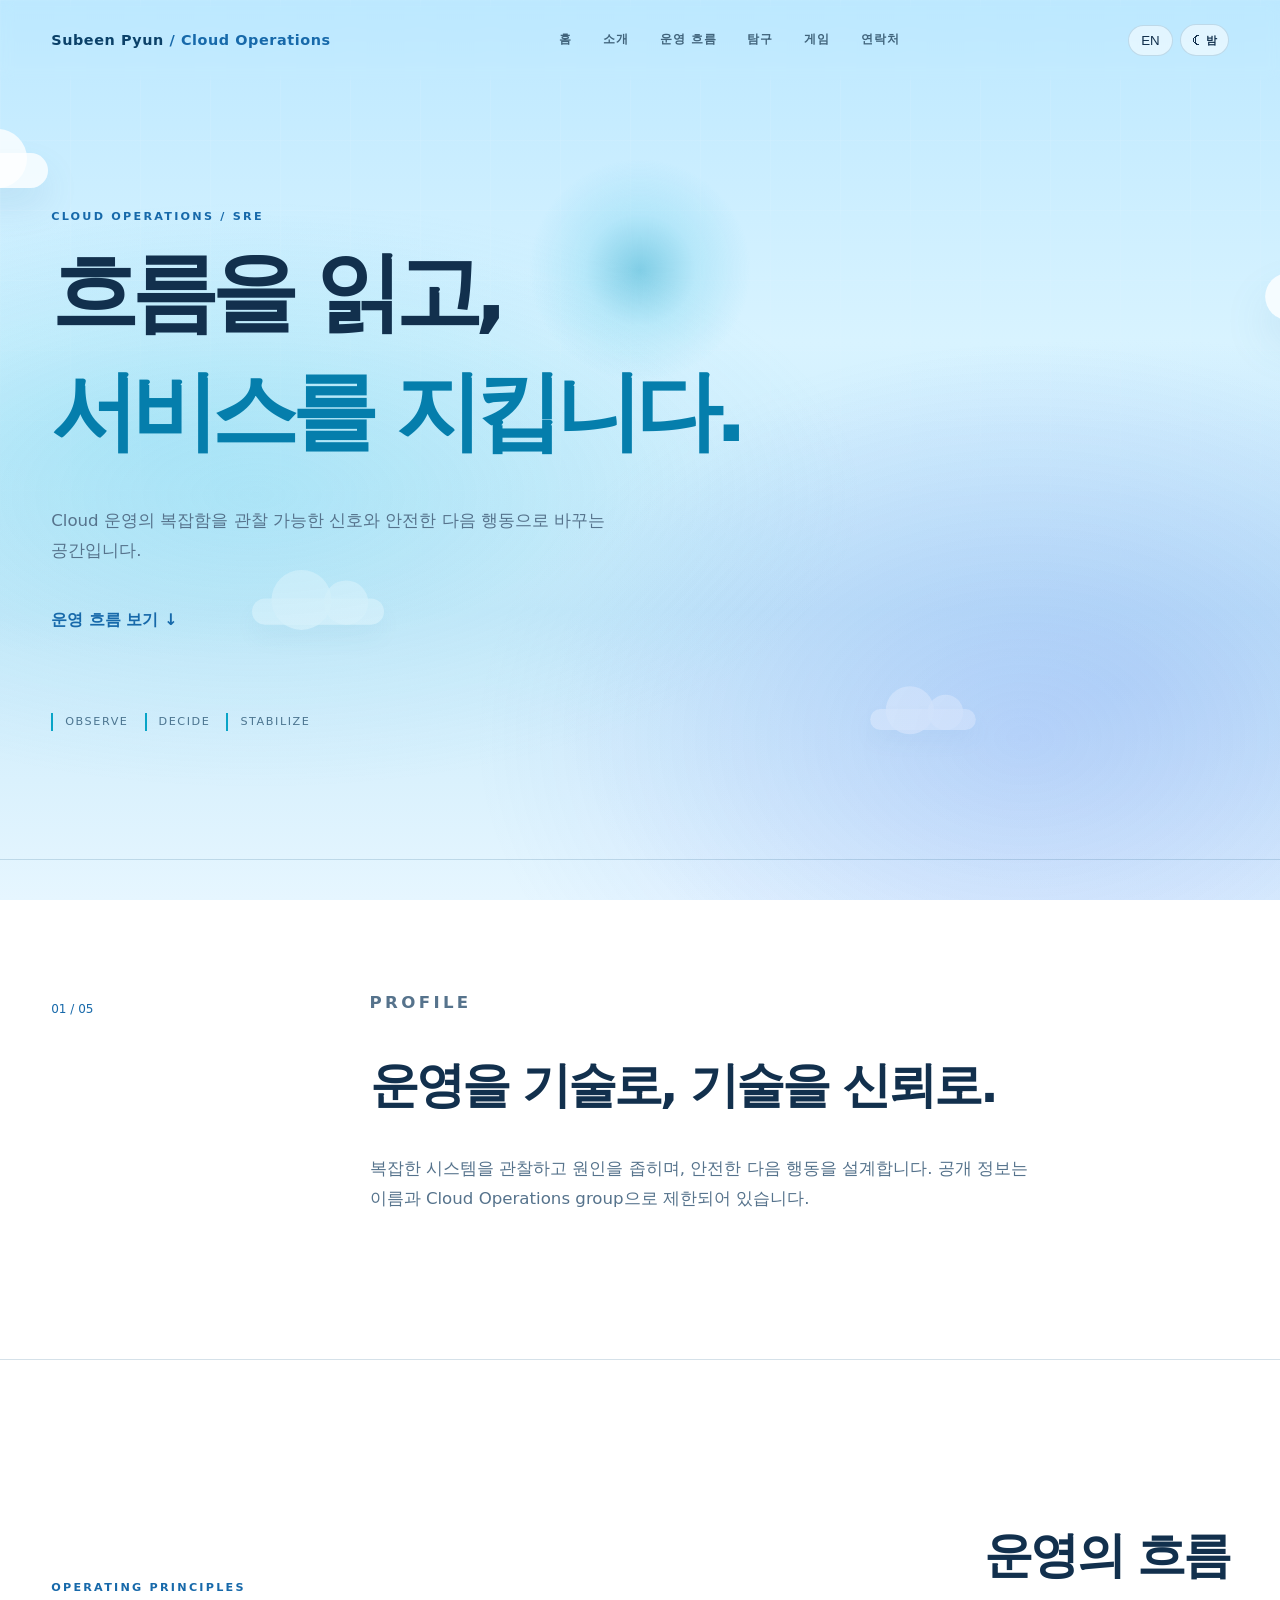
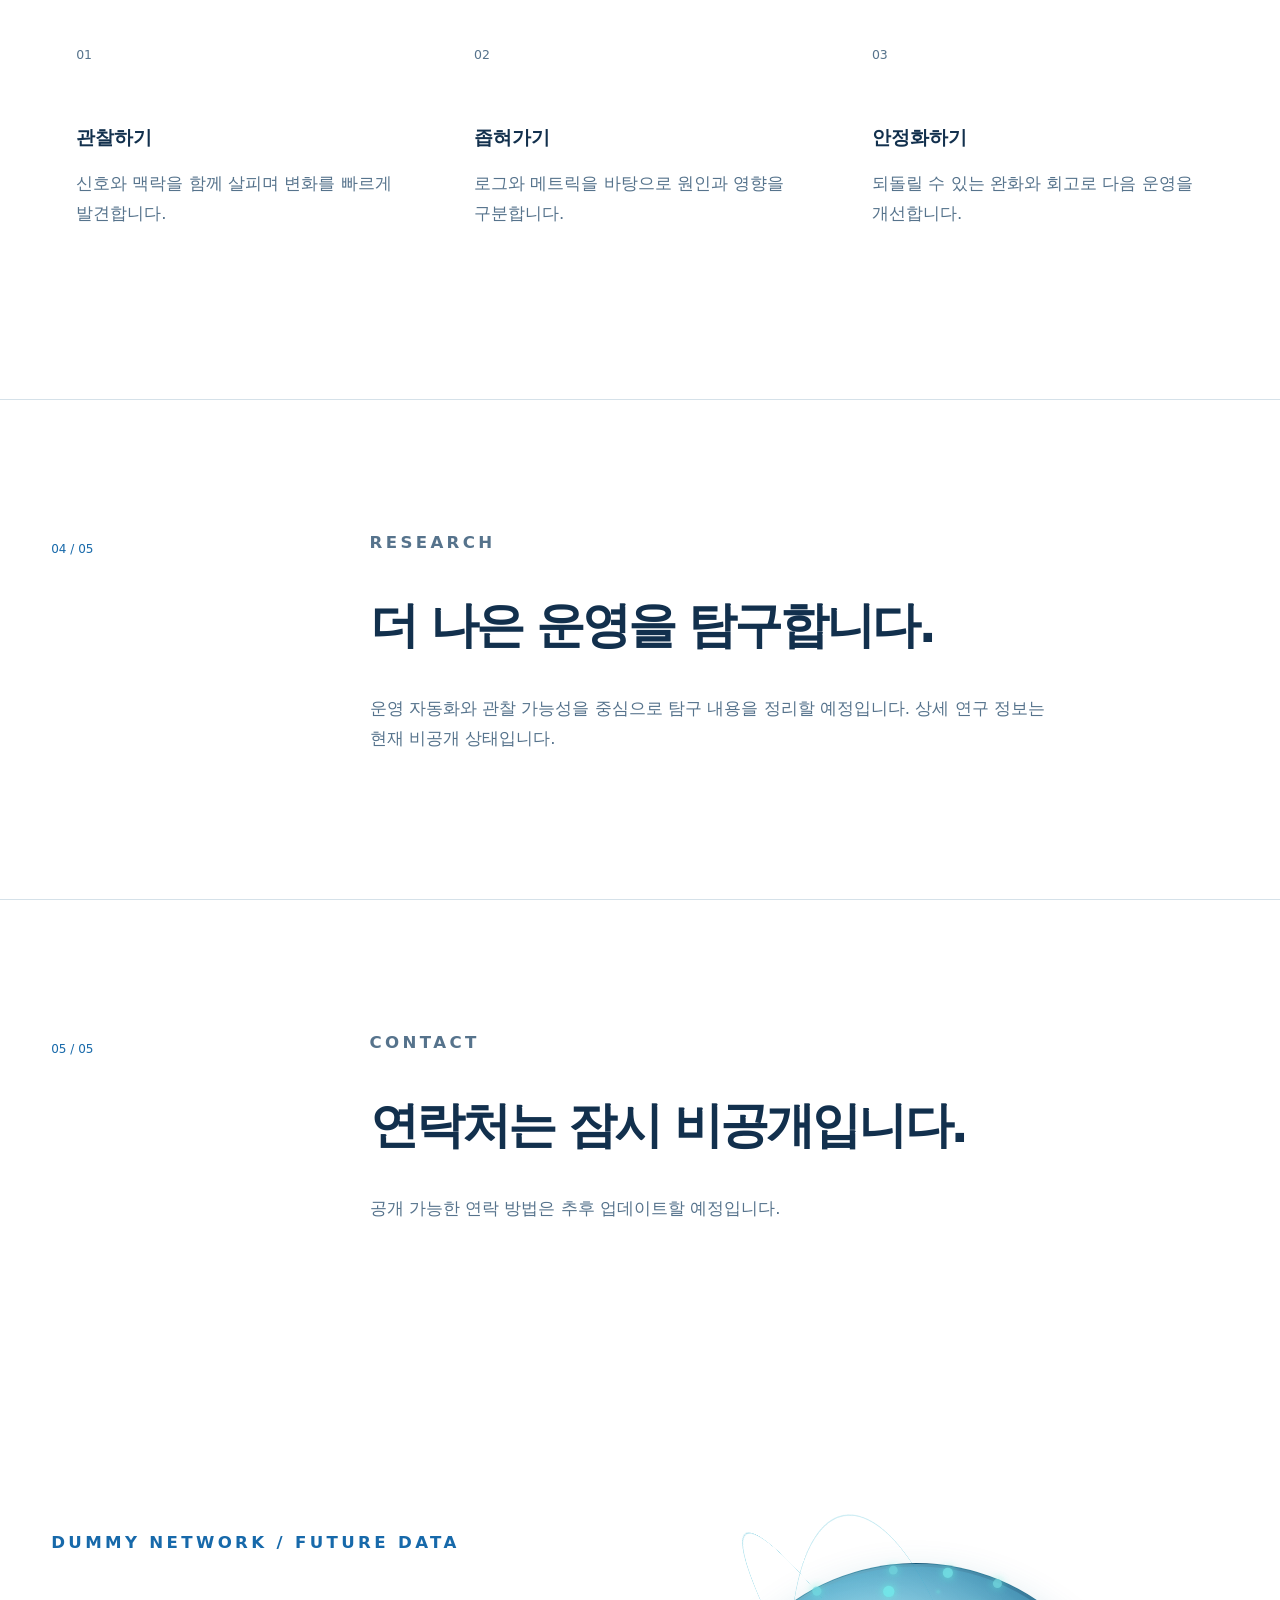
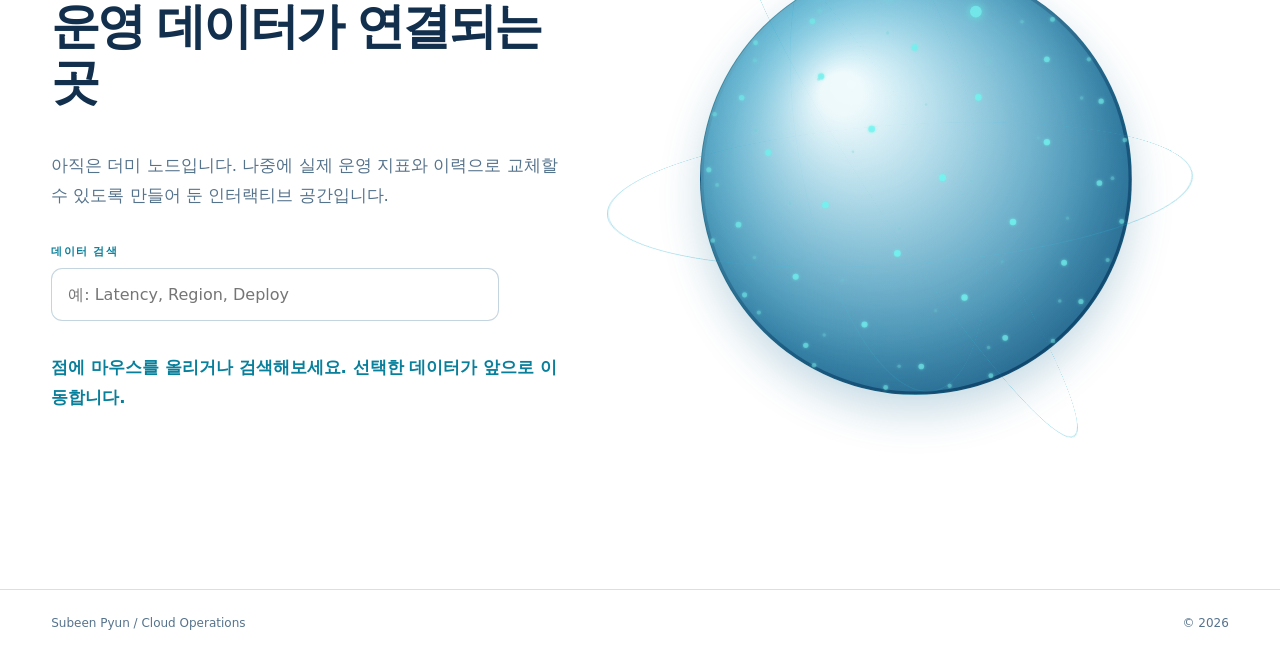
<file: index.html>
<!doctype html>
<html lang="ko">
<head>
  <meta charset="utf-8">
  <meta name="viewport" content="width=device-width, initial-scale=1">
  <meta name="description" content="편수빈의 Cloud Operations 포트폴리오">
  <title>Subeen Pyun | Cloud Operations</title>
  <link rel="stylesheet" href="styles.css"><link rel="stylesheet" href="theme-overrides.css"><link rel="stylesheet" href="readability-overrides.css">
  <script defer src="script.js"></script>
</head>
<body>
  <div class="sky" aria-hidden="true"><span class="sun-orb"></span><span class="cloud cloud-a"></span><span class="cloud cloud-b"></span><span class="cloud cloud-c"></span><span class="cloud cloud-d"></span><span class="sky-grid"></span></div>
  <div class="cursor-glow" aria-hidden="true"></div>
  <header class="site-header"><a class="brand" href="index.html#top" aria-label="Subeen Pyun home">Subeen Pyun<span> / Cloud Operations</span></a><nav class="site-nav" aria-label="주요 메뉴"><a href="index.html#home" data-ko="홈" data-en="Home">홈</a><a href="index.html#about" data-ko="소개" data-en="About">소개</a><a href="index.html#experience" data-ko="운영 흐름" data-en="Flow">운영 흐름</a><a href="index.html#research" data-ko="탐구" data-en="Research">탐구</a><a href="games.html" data-ko="게임" data-en="Games">게임</a><a href="index.html#contact" data-ko="연락처" data-en="Contact">연락처</a></nav><div class="header-actions"><button class="language-toggle" id="language-toggle" type="button" aria-label="영어로 전환">EN</button><button class="theme-toggle" id="theme-toggle" type="button" aria-label="다크모드로 전환"><span aria-hidden="true">☾</span><span class="theme-label">밤</span></button></div></header>
  <main id="top">
    <section class="hero reveal" id="home" aria-labelledby="hero-title"><p class="eyebrow">CLOUD OPERATIONS / SRE</p><h1 id="hero-title"><span data-ko="흐름을 읽고," data-en="Read the flow,">흐름을 읽고,</span><br><em data-ko="서비스를 지킵니다." data-en="protect the service.">서비스를 지킵니다.</em></h1><p class="hero-copy" data-ko="Cloud 운영의 복잡함을 관찰 가능한 신호와 안전한 다음 행동으로 바꾸는 공간입니다." data-en="A space for turning cloud complexity into observable signals and safer next actions.">Cloud 운영의 복잡함을 관찰 가능한 신호와 안전한 다음 행동으로 바꾸는 공간입니다.</p><a class="primary-link" href="#experience" data-ko="운영 흐름 보기 ↓" data-en="Explore the flow ↓">운영 흐름 보기 ↓</a><div class="hero-metrics" aria-label="운영 키워드"><span>OBSERVE</span><span>DECIDE</span><span>STABILIZE</span></div></section>
    <section class="content-grid reveal" id="about" aria-labelledby="about-title"><p class="section-index">01 / 05</p><div><p class="eyebrow">PROFILE</p><h2 id="about-title" data-ko="운영을 기술로, 기술을 신뢰로." data-en="Operations into trust.">운영을 기술로, 기술을 신뢰로.</h2><p data-ko="복잡한 시스템을 관찰하고 원인을 좁히며, 안전한 다음 행동을 설계합니다. 공개 정보는 이름과 Cloud Operations group으로 제한되어 있습니다." data-en="Observe complex systems, narrow causes, and design the safest next action. Public information is intentionally limited.">복잡한 시스템을 관찰하고 원인을 좁히며, 안전한 다음 행동을 설계합니다. 공개 정보는 이름과 Cloud Operations group으로 제한되어 있습니다.</p></div></section>
    <section class="timeline-section reveal" id="experience" aria-labelledby="experience-title"><div class="section-heading"><p class="eyebrow">OPERATING PRINCIPLES</p><h2 id="experience-title" data-ko="운영의 흐름" data-en="The operating flow">운영의 흐름</h2></div><div class="timeline"><article class="timeline-card"><span>01</span><h3 data-ko="관찰하기" data-en="Observe">관찰하기</h3><p data-ko="신호와 맥락을 함께 살피며 변화를 빠르게 발견합니다." data-en="Read signals with context to find change early.">신호와 맥락을 함께 살피며 변화를 빠르게 발견합니다.</p></article><article class="timeline-card"><span>02</span><h3 data-ko="좁혀가기" data-en="Narrow down">좁혀가기</h3><p data-ko="로그와 메트릭을 바탕으로 원인과 영향을 구분합니다." data-en="Separate cause from impact using logs and metrics.">로그와 메트릭을 바탕으로 원인과 영향을 구분합니다.</p></article><article class="timeline-card"><span>03</span><h3 data-ko="안정화하기" data-en="Stabilize">안정화하기</h3><p data-ko="되돌릴 수 있는 완화와 회고로 다음 운영을 개선합니다." data-en="Stabilize safely and improve the next operation.">되돌릴 수 있는 완화와 회고로 다음 운영을 개선합니다.</p></article></div></section>
    <section class="content-grid reveal" id="research" aria-labelledby="research-title"><p class="section-index">04 / 05</p><div><p class="eyebrow">RESEARCH</p><h2 id="research-title" data-ko="더 나은 운영을 탐구합니다." data-en="Exploring better operations.">더 나은 운영을 탐구합니다.</h2><p data-ko="운영 자동화와 관찰 가능성을 중심으로 탐구 내용을 정리할 예정입니다. 상세 연구 정보는 현재 비공개 상태입니다." data-en="Research notes will focus on automation and observability. Detailed information is private for now.">운영 자동화와 관찰 가능성을 중심으로 탐구 내용을 정리할 예정입니다. 상세 연구 정보는 현재 비공개 상태입니다.</p></div></section>
    <section class="content-grid reveal" id="contact" aria-labelledby="contact-title"><p class="section-index">05 / 05</p><div><p class="eyebrow">CONTACT</p><h2 id="contact-title" data-ko="연락처는 잠시 비공개입니다." data-en="Contact details are private for now.">연락처는 잠시 비공개입니다.</h2><p data-ko="공개 가능한 연락 방법은 추후 업데이트할 예정입니다." data-en="Public contact details will be updated later.">공개 가능한 연락 방법은 추후 업데이트할 예정입니다.</p></div></section>
    <section class="globe-section reveal" id="network-globe" aria-labelledby="globe-title"><div class="globe-copy"><p class="eyebrow">DUMMY NETWORK / FUTURE DATA</p><h2 id="globe-title" data-ko="운영 데이터가 연결되는 곳" data-en="Where operations connect.">운영 데이터가 연결되는 곳</h2><p data-ko="아직은 더미 노드입니다. 나중에 실제 운영 지표와 이력으로 교체할 수 있도록 만들어 둔 인터랙티브 공간입니다." data-en="These are placeholder nodes, ready to become real operational signals and history later.">아직은 더미 노드입니다. 나중에 실제 운영 지표와 이력으로 교체할 수 있도록 만들어 둔 인터랙티브 공간입니다.</p><label class="globe-search"><span>데이터 검색</span><input id="globe-search" type="search" placeholder="예: Latency, Region, Deploy" autocomplete="off"></label><p class="globe-hint">점에 마우스를 올리거나 검색해보세요. 선택한 데이터가 앞으로 이동합니다.</p></div><div class="globe-data-layout"><div class="globe-stage" aria-label="더미 운영 데이터 네트워크"><div class="globe-orbit orbit-one"></div><div class="globe-orbit orbit-two"></div><div class="globe-orbit orbit-three"></div><div class="globe-sphere"><span class="globe-latitude"></span><span class="globe-latitude latitude-two"></span><span class="globe-longitude"></span><span class="globe-longitude longitude-two"></span><button class="globe-node node-a" type="button" data-node="Signal / 98.4%" data-angle="18" aria-label="Signal dummy node"></button><button class="globe-node node-b" type="button" data-node="Latency / 180ms" data-angle="86" aria-label="Latency dummy node"></button><button class="globe-node node-c" type="button" data-node="Region / AP-01" data-angle="148" aria-label="Region dummy node"></button><button class="globe-node node-d" type="button" data-node="Deploy / Stable" data-angle="226" aria-label="Deploy dummy node"></button><button class="globe-node node-e" type="button" data-node="Queue / 42%" data-angle="274" aria-label="Queue dummy node"></button><button class="globe-node node-f" type="button" data-node="Uptime / 99.99%" data-angle="332" aria-label="Uptime dummy node"></button></div></div><div class="globe-cards" id="globe-cards" aria-live="polite"><article class="globe-card is-active" data-card="Signal / 98.4%"><span>01 / SIGNAL</span><h3>Signal / 98.4%</h3><p>더미 알림 신호가 안정적인 상태로 유지되고 있습니다.</p><small>placeholder metric · replace later</small></article><article class="globe-card" data-card="Latency / 180ms"><span>02 / LATENCY</span><h3>Latency / 180ms</h3><p>더미 서비스의 최근 응답 지연 데이터입니다.</p><small>placeholder metric · replace later</small></article><article class="globe-card" data-card="Region / AP-01"><span>03 / REGION</span><h3>Region / AP-01</h3><p>운영 범위를 나중에 리전별 실제 데이터로 확장할 수 있습니다.</p><small>placeholder metadata · replace later</small></article><article class="globe-card" data-card="Deploy / Stable"><span>04 / DEPLOY</span><h3>Deploy / Stable</h3><p>더미 배포 상태 카드입니다. 실제 변경 이력으로 교체할 수 있습니다.</p><small>placeholder event · replace later</small></article><article class="globe-card" data-card="Queue / 42%"><span>05 / QUEUE</span><h3>Queue / 42%</h3><p>처리 대기열의 가상 포화도 정보입니다.</p><small>placeholder metric · replace later</small></article><article class="globe-card" data-card="Uptime / 99.99%"><span>06 / UPTIME</span><h3>Uptime / 99.99%</h3><p>서비스 가용성 데이터를 넣을 수 있는 더미 카드입니다.</p><small>placeholder metric · replace later</small></article></div></div></section>
  </main>
  <footer><span>Subeen Pyun / Cloud Operations</span><span>© 2026</span></footer>
</body>
</html>
</file>
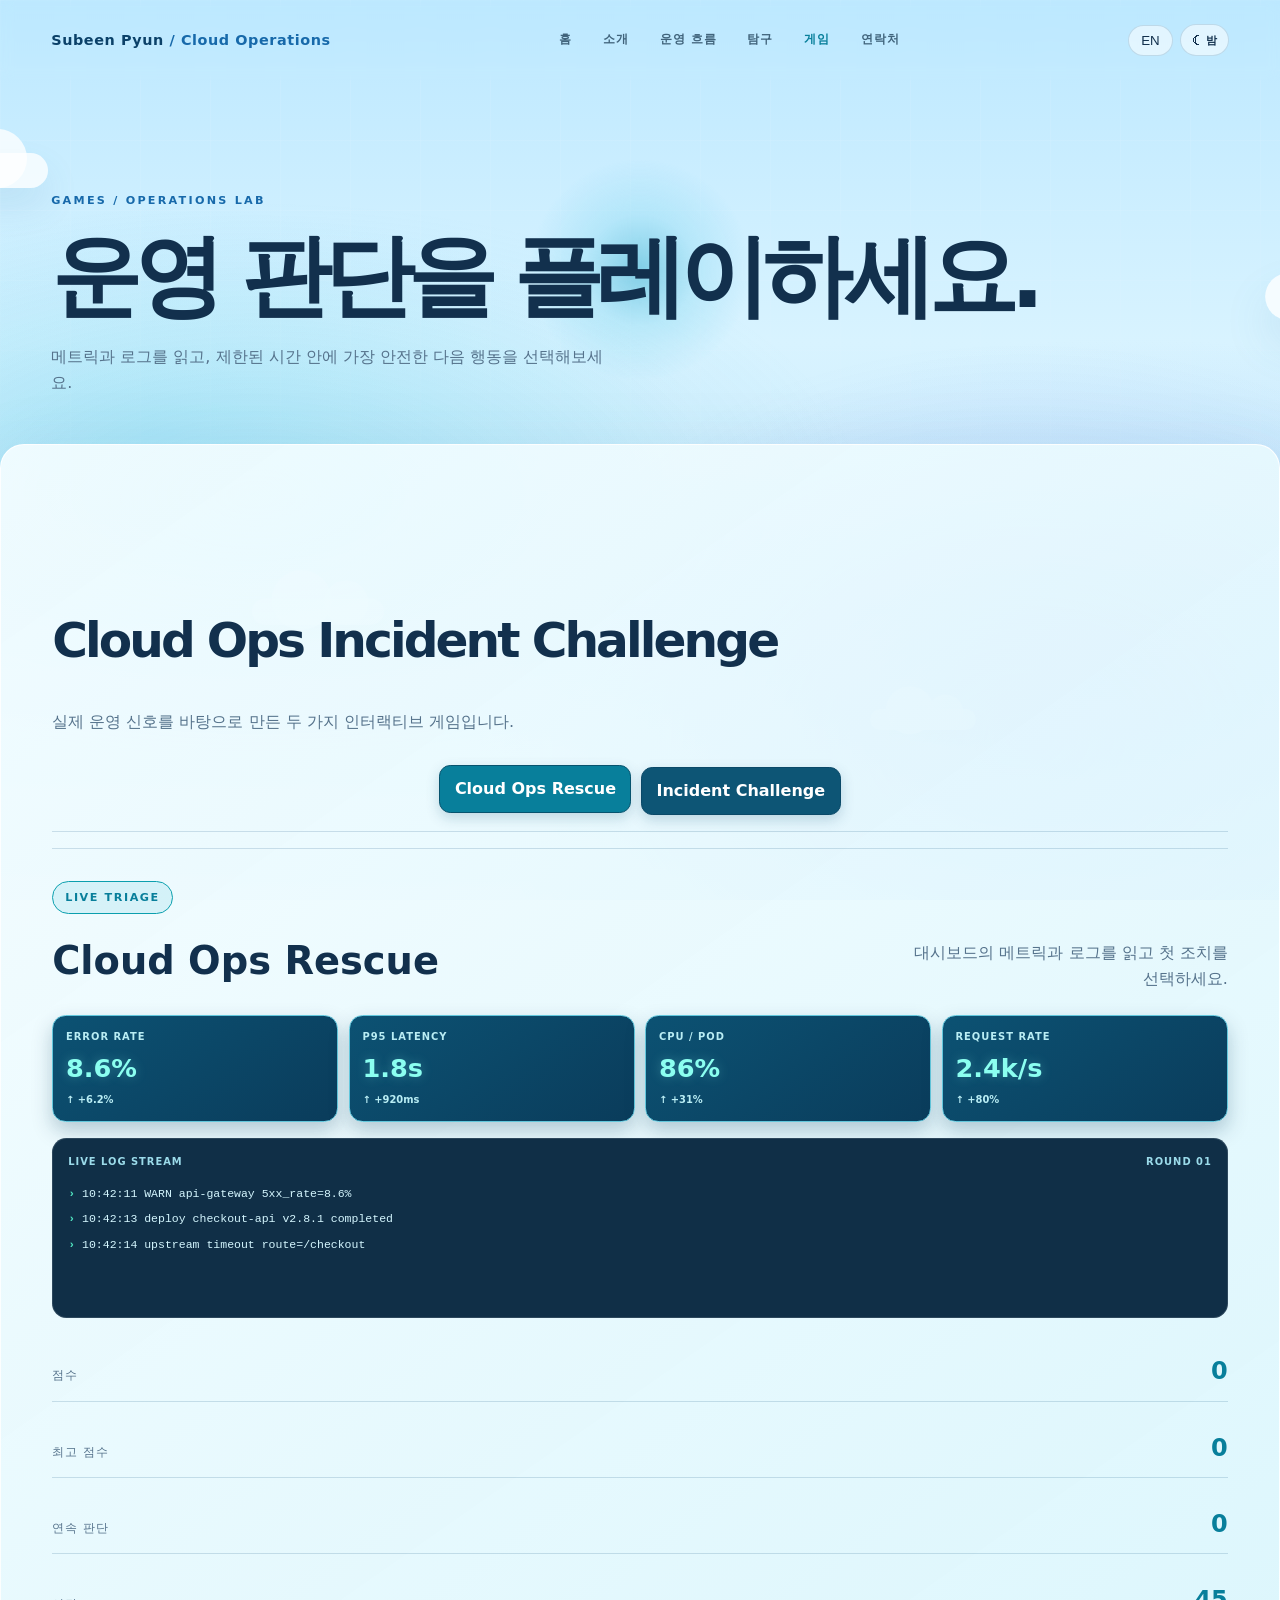
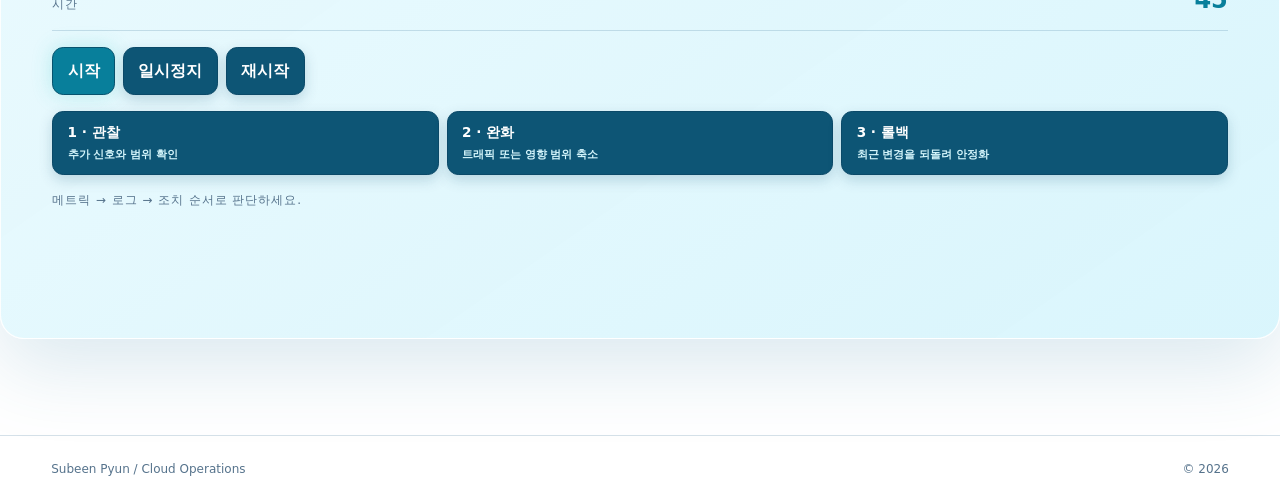
<file: games.html>
<!doctype html>
<html lang="ko">
<head>
  <meta charset="utf-8"><meta name="viewport" content="width=device-width, initial-scale=1"><meta name="description" content="Cloud Operations interactive games"><title>Subeen Pyun | Operations Games</title><link rel="stylesheet" href="styles.css"><link rel="stylesheet" href="theme-overrides.css"><link rel="stylesheet" href="readability-overrides.css"><script defer src="script.js"></script><script defer src="game.js"></script>
</head>
<body class="games-page">
  <div class="sky" aria-hidden="true"><span class="sun-orb"></span><span class="cloud cloud-a"></span><span class="cloud cloud-b"></span><span class="cloud cloud-c"></span><span class="cloud cloud-d"></span><span class="sky-grid"></span></div><div class="cursor-glow" aria-hidden="true"></div>
  <header class="site-header"><a class="brand" href="index.html#top" aria-label="Subeen Pyun home">Subeen Pyun<span> / Cloud Operations</span></a><nav class="site-nav" aria-label="주요 메뉴"><a href="index.html#home" data-ko="홈" data-en="Home">홈</a><a href="index.html#about" data-ko="소개" data-en="About">소개</a><a href="index.html#experience" data-ko="운영 흐름" data-en="Flow">운영 흐름</a><a href="index.html#research" data-ko="탐구" data-en="Research">탐구</a><a class="is-current" href="games.html" data-ko="게임" data-en="Games">게임</a><a href="index.html#contact" data-ko="연락처" data-en="Contact">연락처</a></nav><div class="header-actions"><button class="language-toggle" id="language-toggle" type="button" aria-label="영어로 전환">EN</button><button class="theme-toggle" id="theme-toggle" type="button" aria-label="다크모드로 전환"><span aria-hidden="true">☾</span><span class="theme-label">밤</span></button></div></header>
  <main class="games-page-main"><section class="games-intro reveal"><p class="eyebrow">GAMES / OPERATIONS LAB</p><h1 data-ko="운영 판단을 플레이하세요." data-en="Play the incident.">운영 판단을 플레이하세요.</h1><p data-ko="메트릭과 로그를 읽고, 제한된 시간 안에 가장 안전한 다음 행동을 선택해보세요." data-en="Read metrics and logs, then choose the safest next action under pressure.">메트릭과 로그를 읽고, 제한된 시간 안에 가장 안전한 다음 행동을 선택해보세요.</p></section>
    <section class="games-section reveal" id="games" aria-labelledby="games-title"><h2 id="games-title">Cloud Ops Incident Challenge</h2><p data-ko="실제 운영 신호를 바탕으로 만든 두 가지 인터랙티브 게임입니다." data-en="Two interactive games built around operational signals.">실제 운영 신호를 바탕으로 만든 두 가지 인터랙티브 게임입니다.</p><div class="game-tabs" role="tablist" aria-label="게임 선택"><button class="game-tab is-active" type="button" role="tab" aria-selected="true" aria-controls="rescue-panel" data-game-tab="rescue" data-ko="Cloud Ops Rescue" data-en="Cloud Ops Rescue">Cloud Ops Rescue</button><button class="game-tab" type="button" role="tab" aria-selected="false" aria-controls="incident-panel" data-game-tab="incident" data-ko="Incident Challenge" data-en="Incident Challenge">Incident Challenge</button></div>
      <div class="game-panel is-active" id="rescue-panel" role="tabpanel"><div class="game-panel-heading"><div><span class="status-pill">LIVE TRIAGE</span><h3>Cloud Ops Rescue</h3></div><p id="rescue-status" role="status" aria-live="polite" data-ko="대시보드의 메트릭과 로그를 읽고 첫 조치를 선택하세요." data-en="Read the dashboard metrics and logs, then choose your first action.">대시보드의 메트릭과 로그를 읽고 첫 조치를 선택하세요.</p></div><div class="rescue-layout"><div class="rescue-dashboard"><div class="metric-grid"><article class="metric-card"><span>ERROR RATE</span><strong id="metric-error">0.4%</strong><small id="metric-error-trend">steady</small></article><article class="metric-card"><span>P95 LATENCY</span><strong id="metric-latency">180ms</strong><small id="metric-latency-trend">steady</small></article><article class="metric-card"><span>CPU / POD</span><strong id="metric-cpu">42%</strong><small id="metric-cpu-trend">healthy</small></article><article class="metric-card"><span>REQUEST RATE</span><strong id="metric-traffic">1.2k/s</strong><small id="metric-traffic-trend">normal</small></article></div><div class="log-window" aria-label="실시간 운영 로그"><div class="log-window-heading"><span>LIVE LOG STREAM</span><span id="rescue-round">ROUND 01</span></div><ol id="rescue-log"></ol></div></div><div class="game-side-panel"><div class="score-row"><span data-ko="점수" data-en="Score">점수</span><strong id="rescue-score">0</strong></div><div class="score-row"><span data-ko="최고 점수" data-en="Best">최고 점수</span><strong id="rescue-best">0</strong></div><div class="score-row"><span data-ko="연속 판단" data-en="Streak">연속 판단</span><strong id="rescue-streak">0</strong></div><div class="score-row"><span data-ko="시간" data-en="Time">시간</span><strong id="rescue-time">45</strong></div><div class="game-actions"><button class="game-button primary" id="rescue-start" type="button" data-ko="시작" data-en="Start">시작</button><button class="game-button" id="rescue-pause" type="button" data-ko="일시정지" data-en="Pause">일시정지</button><button class="game-button" id="rescue-restart" type="button" data-ko="재시작" data-en="Restart">재시작</button></div><div class="rescue-actions" aria-label="운영 조치 선택"><button class="rescue-action" data-rescue-action="observe" type="button"><b>1 · 관찰</b><small>추가 신호와 범위 확인</small></button><button class="rescue-action" data-rescue-action="mitigate" type="button"><b>2 · 완화</b><small>트래픽 또는 영향 범위 축소</small></button><button class="rescue-action" data-rescue-action="rollback" type="button"><b>3 · 롤백</b><small>최근 변경을 되돌려 안정화</small></button></div><small data-ko="메트릭 → 로그 → 조치 순서로 판단하세요." data-en="Read metrics → logs → action.">메트릭 → 로그 → 조치 순서로 판단하세요.</small></div></div></div>
      <div class="game-panel" id="incident-panel" role="tabpanel" hidden><div class="game-panel-heading"><div><span class="status-pill">JUNIOR OPS+</span><h3>Cloud Ops Incident Challenge</h3></div><p id="incident-status" role="status" aria-live="polite" data-ko="시간이 끝나기 전에 가장 안전한 다음 행동을 선택하세요." data-en="Choose the safest next action before time runs out.">시간이 끝나기 전에 가장 안전한 다음 행동을 선택하세요.</p></div><div class="incident-hud"><div><span>STREAK</span><strong id="incident-streak">0</strong></div><div><span>THREAT</span><strong id="incident-threat">20%</strong></div><div><span>TIME</span><strong id="incident-time">12</strong></div><div class="incident-progress"><span id="incident-progress-bar"></span></div></div><div class="incident-card"><span id="incident-count" data-ko="시나리오 1 / 20" data-en="Scenario 1 / 20">시나리오 1 / 20</span><h3 id="incident-question"></h3><div id="incident-options" class="incident-options"></div><div id="incident-feedback" class="incident-feedback" hidden></div><div class="incident-controls"><button class="game-button primary" id="incident-next" type="button" hidden data-ko="다음 시나리오" data-en="Next scenario">다음 시나리오</button><button class="game-button" id="incident-pause" type="button" data-ko="일시정지" data-en="Pause">일시정지</button></div></div><div class="score-row incident-score"><span data-ko="점수" data-en="Score">점수</span><strong id="incident-score">0</strong></div><div class="score-row incident-score"><span data-ko="최고 점수" data-en="Best score">최고 점수</span><strong id="incident-best">0</strong></div></div>
    </section>
  </main><footer><span>Subeen Pyun / Cloud Operations</span><span>© 2026</span></footer>
</body>
</html>
</file>
<file: styles.css>
:root{color-scheme:light;--ink:#12304d;--muted:#56738c;--line:rgba(46,104,145,.2);--sky:#dff4ff;--sky-deep:#8fd3f4;--panel:rgba(255,255,255,.68);--white:#fff;--blue:#1769aa;--cyan:#09a4c7;font-family:Inter,ui-sans-serif,system-ui,-apple-system,BlinkMacSystemFont,"Segoe UI",sans-serif}
*{box-sizing:border-box}html{scroll-behavior:smooth}body{margin:0;min-width:320px;color:var(--ink);background:linear-gradient(180deg,#bce8ff 0%,#effaff 42%,#fff 100%);line-height:1.6;overflow-x:hidden}a{color:inherit}.sky{inset:0;overflow:hidden;pointer-events:none;position:fixed;z-index:-1}.sun-orb{background:rgba(255,255,220,.78);border-radius:50%;box-shadow:0 0 80px rgba(255,255,210,.85);height:18rem;position:absolute;right:8%;top:4rem;width:18rem}.sky-grid{background-image:linear-gradient(rgba(255,255,255,.22) 1px,transparent 1px),linear-gradient(90deg,rgba(255,255,255,.22) 1px,transparent 1px);background-size:70px 70px;inset:0;mask-image:linear-gradient(180deg,black,transparent 65%);opacity:.45;position:absolute}.cloud{background:rgba(255,255,255,.76);border-radius:999px;box-shadow:0 18px 35px rgba(63,135,172,.12);height:2.2rem;position:absolute;width:11rem}.cloud:before,.cloud:after{background:inherit;border-radius:50%;content:"";position:absolute}.cloud:before{height:5rem;left:1.6rem;top:-2.4rem;width:5rem}.cloud:after{height:3.7rem;right:1.3rem;top:-1.5rem;width:3.7rem}.cloud-a{left:-8rem;top:17%;animation:drift 44s linear infinite}.cloud-b{right:-12rem;top:31%;transform:scale(1.35);animation:drift-reverse 55s linear infinite}.cloud-c{left:18%;top:66%;opacity:.48;transform:scale(.75);animation:drift 66s linear infinite}.cloud-d{right:21%;top:78%;opacity:.5;transform:scale(.6);animation:drift-reverse 70s linear infinite}.cursor-glow{background:radial-gradient(circle,rgba(255,255,255,.75),transparent 66%);border-radius:50%;height:22rem;left:var(--pointer-x,50%);opacity:.65;pointer-events:none;position:fixed;top:var(--pointer-y,30%);transform:translate(-50%,-50%);transition:left .25s ease,top .25s ease;width:22rem;z-index:-1}.site-header{align-items:center;display:flex;gap:1.5rem;justify-content:space-between;margin:auto;max-width:1280px;padding:1.5rem 4vw;position:relative;z-index:2}.brand{color:#0b4169;font-size:.9rem;font-weight:800;letter-spacing:.04em;text-decoration:none;white-space:nowrap}.brand span{color:var(--blue);font-weight:600}.site-nav{display:flex;gap:clamp(.8rem,2.4vw,2rem)}.site-nav a{color:#41647c;font-size:.76rem;font-weight:700;letter-spacing:.08em;text-decoration:none}.site-nav a:hover,.site-nav a:focus-visible{color:var(--blue)}.language-toggle{background:rgba(255,255,255,.55);border:1px solid var(--line);border-radius:999px;color:var(--ink);cursor:pointer;padding:.45rem .75rem}.hero,.content-grid,.timeline-section,.games-section{margin:auto;max-width:1280px;padding:8rem 4vw}.hero{display:grid;align-content:center;min-height:76vh}.eyebrow{color:var(--blue);font-size:.7rem;font-weight:800;letter-spacing:.2em;margin:0 0 1.2rem}.hero h1{font-size:clamp(3.4rem,10vw,8.5rem);letter-spacing:-.08em;line-height:.95;margin:0 0 2rem;max-width:950px}.hero h1 em{color:#057eac;font-style:normal}.hero-copy{color:var(--muted);max-width:560px}.primary-link{color:var(--blue);display:inline-block;font-weight:800;margin-top:1.5rem;text-decoration:none}.hero-metrics{display:flex;gap:1rem;margin-top:5rem}.hero-metrics span{border-left:2px solid var(--cyan);color:#4c7590;font-size:.7rem;letter-spacing:.14em;padding-left:.75rem}.content-grid{border-top:1px solid var(--line);display:grid;gap:2rem;grid-template-columns:minmax(90px,1fr) 3fr}.content-grid p:not(.section-index),.games-section>p{color:var(--muted);max-width:680px}.section-index{color:var(--blue);font-size:.75rem}.timeline-section{border-top:1px solid var(--line)}.section-heading{align-items:end;display:flex;justify-content:space-between}.section-heading h2{margin-bottom:2rem}.timeline{display:grid;gap:1rem;grid-template-columns:repeat(3,1fr)}h2{font-size:clamp(2rem,4vw,4rem);letter-spacing:-.06em;line-height:1.05}.timeline-card{background:var(--panel);backdrop-filter:blur(14px);border:1px solid rgba(255,255,255,.75);border-radius:1rem;min-height:230px;padding:1.5rem;transition:transform .3s ease,box-shadow .3s ease}.timeline-card:hover,.timeline-card:focus-within{box-shadow:0 18px 40px rgba(36,111,152,.16);transform:translateY(-8px)}.timeline-card span,.timeline-card p,.timeline-card small{color:var(--muted);font-size:.78rem}.timeline-card h3{margin:3.5rem 0 .5rem}.games-section{background:rgba(255,255,255,.48);border:1px solid rgba(255,255,255,.8);border-radius:1.5rem;box-shadow:0 25px 70px rgba(52,130,164,.14);margin-bottom:6rem}.status-pill{border:1px solid var(--cyan);border-radius:999px;color:#087f9b;display:inline-block;font-size:.7rem;font-weight:800;letter-spacing:.14em;padding:.4rem .75rem}footer{border-top:1px solid var(--line);color:var(--muted);display:flex;font-size:.75rem;justify-content:space-between;padding:1.5rem 4vw}
.reveal{opacity:0;transform:translateY(24px);transition:opacity .8s ease,transform .8s ease}.reveal.is-visible{opacity:1;transform:none}.game-tabs{display:flex;flex-wrap:wrap;gap:.6rem;margin:2rem 0 1rem}.game-tab,.game-button,.rescue-action{background:rgba(255,255,255,.62);border:1px solid var(--line);border-radius:.7rem;color:var(--ink);cursor:pointer;font:inherit;font-weight:700;padding:.65rem .9rem}.game-tab:hover,.game-tab:focus-visible,.game-tab.is-active,.game-button:hover,.game-button:focus-visible,.rescue-action:hover,.rescue-action:focus-visible{border-color:var(--cyan);color:#087f9b}.game-panel{border-top:1px solid var(--line);padding-top:2rem}.game-panel[hidden]{display:none}.game-panel-heading{align-items:end;display:flex;gap:2rem;justify-content:space-between;margin-bottom:1.5rem}.game-panel-heading h3{font-size:clamp(1.4rem,3vw,2.4rem);margin:1rem 0 0}.game-panel-heading p{color:var(--muted);margin:0;max-width:20rem;text-align:right}.rescue-layout{align-items:center;display:grid;gap:3rem;grid-template-columns:minmax(260px,420px) minmax(180px,1fr)}.signal-board{aspect-ratio:1;border:1px solid rgba(9,164,199,.35);border-radius:50%;box-shadow:inset 0 0 60px rgba(9,164,199,.14),0 0 45px rgba(9,164,199,.12);max-width:420px;position:relative}.signal-ring{border:1px solid rgba(9,164,199,.35);border-radius:50%;inset:15%;position:absolute}.ring-two{inset:31%}.signal-core{align-items:center;background:#0b86a5;border-radius:50%;box-shadow:0 0 35px rgba(9,164,199,.45);color:white;display:flex;font-size:.75rem;font-weight:800;height:5rem;justify-content:center;left:calc(50% - 2.5rem);letter-spacing:.16em;position:absolute;top:calc(50% - 2.5rem);width:5rem}.signal-dot{background:#1ed2c0;border-radius:50%;box-shadow:0 0 16px #1ed2c0;height:.8rem;position:absolute;width:.8rem}.dot-one{left:21%;top:27%}.dot-two{right:18%;top:45%}.dot-three{bottom:22%;left:42%}.signal-board.is-live .signal-ring{animation:pulse-ring 2.6s ease-out infinite}.signal-board.is-live .signal-dot{animation:blink 1.1s ease-in-out infinite}.game-side-panel{display:grid;gap:1rem;max-width:20rem}.score-row{align-items:baseline;border-bottom:1px solid var(--line);display:flex;justify-content:space-between;padding:.65rem 0}.score-row span,.game-side-panel small,.incident-card>span{color:var(--muted);font-size:.75rem;letter-spacing:.08em;text-transform:uppercase}.score-row strong{color:#087f9b;font-size:1.5rem}.game-actions,.rescue-actions{display:flex;flex-wrap:wrap;gap:.5rem}.game-button.primary{background:#0b86a5;border-color:#0b86a5;color:white}.rescue-actions{display:grid;grid-template-columns:1fr}.rescue-action{font-size:.85rem;text-align:left}.incident-card{background:rgba(255,255,255,.6);border:1px solid rgba(255,255,255,.8);border-radius:1rem;padding:clamp(1rem,4vw,2rem)}.incident-card h3{font-size:clamp(1.2rem,3vw,2rem);margin:1rem 0 1.5rem;max-width:48rem}.incident-options{display:grid;gap:.7rem;max-width:48rem}.incident-option{background:transparent;border:1px solid var(--line);border-radius:.7rem;color:var(--ink);cursor:pointer;padding:.8rem 1rem;text-align:left}.incident-option:hover,.incident-option:focus-visible{border-color:var(--cyan);color:#087f9b}.incident-option:disabled{cursor:default;opacity:.72}.incident-feedback{border-left:2px solid var(--cyan);color:var(--muted);margin-top:1.2rem;max-width:48rem;padding:.7rem 1rem}.incident-score{max-width:20rem}
@keyframes drift{from{transform:translateX(-18vw)}to{transform:translateX(125vw)}}@keyframes drift-reverse{from{transform:translateX(18vw)}to{transform:translateX(-125vw)}}@keyframes pulse-ring{0%,100%{opacity:.35;transform:scale(.94)}50%{opacity:1;transform:scale(1.04)}}@keyframes blink{50%{opacity:.25;transform:scale(.7)}}
@media(max-width:700px){.site-header{flex-wrap:wrap;gap:1rem}.site-nav{order:3;overflow-x:auto;width:100%}.hero,.content-grid,.timeline-section,.games-section{padding:5rem 6vw}.content-grid{grid-template-columns:1fr}.timeline{grid-template-columns:1fr}.timeline-card{min-height:180px}.timeline-card h3{margin-top:2rem}.hero-metrics{gap:.5rem;justify-content:space-between}.game-panel-heading{align-items:start;flex-direction:column}.game-panel-heading p{text-align:left}.rescue-layout{grid-template-columns:1fr}.signal-board{margin:auto;width:min(100%,320px)}.game-side-panel{max-width:none}}
@media(min-width:701px) and (max-width:900px){.site-header{padding-left:3vw;padding-right:3vw}.site-nav{gap:1rem}.hero,.content-grid,.timeline-section,.games-section{padding-left:5vw;padding-right:5vw}.timeline{gap:.7rem}}
@media(prefers-reduced-motion:reduce){html{scroll-behavior:auto}*,*::before,*::after{animation-duration:.01ms!important;animation-iteration-count:1!important;scroll-behavior:auto!important;transition-duration:.01ms!important}.reveal{opacity:1;transform:none}.cursor-glow{display:none}}
.sky:after{background:radial-gradient(ellipse at 20% 55%,rgba(108,211,236,.2),transparent 42%),radial-gradient(ellipse at 80% 82%,rgba(108,143,244,.18),transparent 38%);content:"";inset:0;position:absolute;transform:translateY(calc(var(--scroll-progress,0) * -12%));transition:transform .4s ease}.globe-section{align-items:center;display:grid;gap:2rem;grid-template-columns:minmax(220px,1fr) minmax(320px,1.2fr);margin:auto;max-width:1280px;min-height:820px;padding:8rem 4vw}.globe-copy{position:relative;z-index:1}.globe-copy>p:not(.eyebrow):not(.globe-hint){color:var(--muted);max-width:520px}.globe-hint{color:#087f9b;font-size:.75rem;font-weight:700;margin-top:2rem}.globe-stage{align-items:center;display:flex;height:560px;justify-content:center;perspective:900px;position:relative}.globe-sphere{animation:globe-float 7s ease-in-out infinite;background:radial-gradient(circle at 32% 28%,rgba(255,255,255,.95),rgba(130,219,237,.52) 32%,rgba(34,119,178,.7) 74%,rgba(16,65,127,.85));border:1px solid rgba(255,255,255,.78);border-radius:50%;box-shadow:inset -35px -25px 70px rgba(13,43,115,.3),inset 25px 20px 45px rgba(255,255,255,.45),0 35px 70px rgba(23,104,155,.22);height:min(48vw,430px);min-height:290px;min-width:290px;position:relative;transform-style:preserve-3d;width:min(48vw,430px)}.globe-sphere:before{background-image:radial-gradient(rgba(255,255,255,.78) 1px,transparent 1.5px);background-size:17px 17px;border-radius:50%;content:"";inset:7%;mask-image:radial-gradient(ellipse,black 25%,transparent 73%);opacity:.5;position:absolute}.globe-orbit{border:1px solid rgba(9,164,199,.35);border-radius:50%;height:68%;position:absolute;width:105%}.orbit-one{animation:orbit-spin 12s linear infinite;transform:rotateX(70deg) rotateZ(-18deg)}.orbit-two{animation:orbit-spin-reverse 16s linear infinite;transform:rotateX(70deg) rotateY(55deg) rotateZ(18deg)}.orbit-three{animation:orbit-spin 20s linear infinite;opacity:.6;transform:rotateY(70deg) rotateZ(34deg)}.globe-latitude,.globe-longitude{border:1px solid rgba(255,255,255,.3);border-radius:50%;inset:21% 0;position:absolute}.latitude-two{inset:39% 0}.globe-longitude{inset:0 25%;transform:rotateY(55deg)}.longitude-two{inset:0 25%;transform:rotateY(-55deg)}.globe-node{background:#baffed;border:2px solid rgba(255,255,255,.9);border-radius:50%;box-shadow:0 0 0 .3rem rgba(74,244,211,.16),0 0 18px rgba(67,247,211,.9);cursor:pointer;height:.8rem;padding:0;position:absolute;transition:transform .28s ease,background .28s ease,box-shadow .28s ease;width:.8rem;z-index:2}.globe-node:after{color:#fff;content:attr(data-node);font-size:.65rem;font-weight:800;left:50%;opacity:0;pointer-events:none;position:absolute;top:-2rem;transform:translateX(-50%) translateY(.5rem);transition:opacity .25s ease,transform .25s ease;white-space:nowrap}.globe-node:hover,.globe-node:focus-visible,.globe-node.is-selected{background:#fff;box-shadow:0 0 0 .55rem rgba(74,244,211,.2),0 0 28px rgba(67,247,211,1);transform:scale(2.4)}.globe-node:hover:after,.globe-node:focus-visible:after,.globe-node.is-selected:after{opacity:1;transform:translateX(-50%) translateY(0)}.node-a{left:26%;top:31%}.node-b{left:57%;top:22%}.node-c{left:72%;top:48%}.node-d{left:42%;top:65%}.node-e{left:22%;top:58%}.node-f{left:61%;top:73%}.globe-tooltip{background:rgba(11,47,75,.8);border:1px solid rgba(255,255,255,.38);border-radius:99px;color:#e7ffff;font-size:.68rem;font-weight:800;left:50%;padding:.45rem .8rem;position:absolute;top:50%;transform:translate(-50%,-50%);transition:opacity .25s ease;z-index:1}.globe-sphere:has(.globe-node:hover) .globe-tooltip,.globe-sphere:has(.globe-node:focus-visible) .globe-tooltip{opacity:0}@keyframes globe-float{0%,100%{translate:0 -8px}50%{translate:0 8px}}@keyframes orbit-spin{from{rotate:0deg}to{rotate:360deg}}@keyframes orbit-spin-reverse{from{rotate:360deg}to{rotate:0deg}}@media(max-width:700px){.globe-section{display:block;min-height:760px;padding:6rem 6vw}.globe-stage{height:470px;margin-top:1rem}.globe-sphere{height:min(82vw,360px);min-height:280px;min-width:280px;width:min(82vw,360px)}.globe-node:after{font-size:.58rem}.globe-node:hover,.globe-node:focus-visible,.globe-node.is-selected{transform:scale(2)}}
@media(prefers-reduced-motion:reduce){body{background-attachment:scroll}.sky:after{transform:none}.globe-sphere,.globe-orbit{animation:none}}
body{background:radial-gradient(ellipse at 12% 48%,rgba(103,210,238,.28),transparent 34%),radial-gradient(ellipse at 88% 76%,rgba(120,157,242,.24),transparent 36%),linear-gradient(180deg,#bce8ff 0%,#d8f3ff 38%,#c9eafa 68%,#e6f6ff 100%);background-attachment:fixed}
.games-section{background:linear-gradient(135deg,rgba(8,34,58,.97),rgba(12,64,91,.96));border-color:rgba(141,230,255,.42);box-shadow:0 26px 80px rgba(8,39,72,.28);color:#e9f8ff}.games-section .eyebrow,.games-section h2,.games-section h3{color:#e9f8ff}.games-section>p,.games-section .game-panel-heading p{color:#a8c9dc}.game-tabs{border-bottom:1px solid rgba(164,226,244,.24);padding-bottom:1rem}.game-tab,.game-button,.rescue-action{background:#123f5d;border-color:#4e91af;color:#e9f8ff;box-shadow:0 5px 14px rgba(0,0,0,.16)}.game-tab:hover,.game-tab:focus-visible,.game-tab.is-active,.game-button:hover,.game-button:focus-visible,.rescue-action:hover,.rescue-action:focus-visible{background:#1b6285;border-color:#80edff;color:#fff;transform:translateY(-2px)}.game-button.primary{background:#37c7c2;border-color:#8bfff0;color:#062d48;box-shadow:0 0 20px rgba(55,199,194,.28)}.game-button.primary:hover,.game-button.primary:focus-visible{background:#9bfff0;border-color:#fff;color:#062d48}.game-panel{border-color:rgba(164,226,244,.24)}.status-pill{color:#92fff1;border-color:#67e7dd;background:rgba(39,199,190,.12)}.metric-card{background:linear-gradient(145deg,rgba(239,253,255,.95),rgba(184,230,244,.9));border-color:rgba(255,255,255,.9);box-shadow:0 8px 18px rgba(0,0,0,.12)}.metric-card span,.metric-card small{color:#2c627d}.metric-card strong{color:#075e83}.score-row{border-color:rgba(164,226,244,.24)}.score-row span,.game-side-panel small,.incident-card>span{color:#a8c9dc}.score-row strong{color:#8bfff0}.incident-card{background:linear-gradient(145deg,rgba(10,48,73,.96),rgba(14,67,91,.94));border-color:rgba(128,222,240,.38);box-shadow:inset 0 1px rgba(255,255,255,.08)}.incident-option{background:rgba(21,76,104,.75);border-color:#4b8fac;color:#e9f8ff}.incident-option:hover,.incident-option:focus-visible{background:#1d7293;border-color:#8bfff0;color:#fff}.incident-feedback{background:rgba(37,145,151,.16);border-color:#6ff0dd;color:#dcffff}.incident-hud>div:not(.incident-progress){background:rgba(10,48,73,.82);border-color:rgba(128,222,240,.38);box-shadow:0 5px 14px rgba(0,0,0,.14)}.incident-hud span{color:#9bc8dc}.incident-hud strong{color:#8bfff0}.incident-controls{display:flex;flex-wrap:wrap;gap:.6rem;margin-top:1.2rem}
.games-section{background:linear-gradient(145deg,rgba(245,253,255,.9),rgba(212,244,252,.88));border-color:rgba(255,255,255,.92);box-shadow:0 26px 80px rgba(52,130,164,.18);color:var(--ink)}.games-section .eyebrow,.games-section h2,.games-section h3{color:var(--ink)}.games-section>p,.games-section .game-panel-heading p{color:var(--muted)}.game-tabs{border-color:rgba(46,104,145,.2)}.game-tab,.game-button,.rescue-action{background:#0d5575;border-color:#0b4968;color:#fff;box-shadow:0 5px 14px rgba(9,76,109,.2)}.game-tab:hover,.game-tab:focus-visible,.game-tab.is-active,.game-button:hover,.game-button:focus-visible,.rescue-action:hover,.rescue-action:focus-visible{background:#087f9b;border-color:#07536e;color:#fff}.game-button.primary{background:#087f9b;border-color:#07536e;color:#fff}.game-button.primary:hover,.game-button.primary:focus-visible{background:#07536e;color:#fff}.game-panel{border-color:rgba(46,104,145,.2)}.status-pill{color:#087f9b;border-color:#0b9fae;background:rgba(9,164,199,.1)}.score-row{border-color:rgba(46,104,145,.2)}.score-row span,.game-side-panel small,.incident-card>span{color:var(--muted)}.score-row strong{color:#087f9b}.incident-card{background:linear-gradient(145deg,rgba(255,255,255,.96),rgba(226,248,254,.94));border-color:rgba(255,255,255,.9);box-shadow:0 12px 30px rgba(32,112,147,.12)}.incident-option{background:#e8f8fc;border-color:#73adc2;color:#12304d}.incident-option:hover,.incident-option:focus-visible{background:#d1f2f8;border-color:#087f9b;color:#07536e}.incident-feedback{background:rgba(9,164,199,.08);border-color:#087f9b;color:#315e74}.incident-hud>div:not(.incident-progress){background:rgba(255,255,255,.82);border-color:rgba(46,104,145,.2);box-shadow:0 5px 14px rgba(32,112,147,.1)}.incident-hud span{color:var(--muted)}.incident-hud strong{color:#087f9b}.rescue-layout{align-items:stretch;display:flex;flex-direction:column;gap:1.5rem}.rescue-dashboard{width:100%}.rescue-layout>.game-side-panel{max-width:none;width:100%}.rescue-actions{grid-template-columns:repeat(3,1fr)}.rescue-action{min-height:4rem}.rescue-action small{color:#d4f5fb!important}@media(max-width:700px){.rescue-actions{grid-template-columns:1fr}.rescue-action{min-height:3.5rem}}
.globe-search{display:grid;gap:.45rem;margin-top:2rem;max-width:28rem}.globe-search span{color:#087f9b;font-size:.7rem;font-weight:800;letter-spacing:.12em}.globe-search input{background:rgba(255,255,255,.72);border:1px solid rgba(46,104,145,.28);border-radius:.7rem;color:var(--ink);font:inherit;padding:.8rem 1rem}.globe-search input:focus{border-color:#087f9b;box-shadow:0 0 0 3px rgba(9,164,199,.14);outline:none}.globe-data-layout{align-items:center;display:grid;gap:2rem;grid-template-columns:minmax(300px,1fr) minmax(250px,.75fr)}.globe-cards{display:grid;gap:.7rem;max-height:390px;overflow-y:auto;padding:.5rem .7rem .5rem 0;scrollbar-color:#0b86a5 rgba(9,164,199,.1);scrollbar-width:thin}.globe-card{background:rgba(255,255,255,.76);border:1px solid rgba(255,255,255,.9);border-left:3px solid transparent;border-radius:.85rem;box-shadow:0 8px 20px rgba(32,112,147,.1);padding:1rem 1.15rem;transition:border-color .25s ease,transform .25s ease,opacity .25s ease}.globe-card[hidden]{display:none}.globe-card.is-active,.globe-card:hover{border-left-color:#0b9fae;transform:translateX(5px)}.globe-card span,.globe-card small{color:#087f9b;font-size:.62rem;font-weight:800;letter-spacing:.1em}.globe-card h3{color:var(--ink);font-size:1rem;margin:.25rem 0}.globe-card p{color:var(--muted);font-size:.82rem;margin:0 0 .35rem}.globe-card small{color:var(--muted);font-weight:500;letter-spacing:0}.globe-node.is-filtered{opacity:.13;pointer-events:none}.globe-sphere.is-focused{animation:none;transform:rotateY(var(--globe-rotation,0deg));transition:transform 1s cubic-bezier(.2,.8,.2,1)}.globe-sphere.is-focused .globe-node.is-selected{animation:node-front-pulse 1.4s ease-in-out infinite}@keyframes node-front-pulse{50%{box-shadow:0 0 0 .8rem rgba(74,244,211,.25),0 0 32px rgba(67,247,211,1)}}.games-intro{margin:auto;max-width:1280px;padding:7rem 4vw 2rem}.games-intro h1{color:var(--ink);font-size:clamp(2.8rem,7vw,6rem);letter-spacing:-.08em;line-height:1.05;margin:0 0 1.3rem}.games-intro>p:last-child{color:var(--muted);max-width:560px}.games-page-main>.games-section{margin-top:0}.site-nav a.is-current{color:#087f9b}@media(max-width:700px){.globe-data-layout{display:block}.globe-data-layout .globe-stage{height:410px}.globe-cards{max-height:300px;margin-top:1rem}.games-intro{padding:5rem 6vw 1rem}}
.header-actions{align-items:center;display:flex;gap:.45rem}.theme-toggle{align-items:center;background:rgba(255,255,255,.55);border:1px solid var(--line);border-radius:999px;color:var(--ink);cursor:pointer;display:inline-flex;gap:.35rem;padding:.45rem .7rem}.theme-toggle span:first-child{font-size:1rem;line-height:1}.theme-label{font-size:.7rem;font-weight:700}.dark-mode{--ink:#e8f5ff;--muted:#a7c1d4;--line:rgba(176,225,247,.24);--panel:rgba(13,42,67,.72);background:radial-gradient(ellipse at 78% 8%,rgba(113,163,255,.2),transparent 30%),linear-gradient(180deg,#071326 0%,#0b2039 48%,#102c4a 100%);color:var(--ink)}.dark-mode .sky{background:linear-gradient(180deg,rgba(3,11,27,.22),rgba(3,11,27,.52))}.dark-mode .sun-orb{background:radial-gradient(circle at 34% 32%,#fffdf0 0 12%,#d9e4ee 13% 54%,#9baec4 55% 100%);box-shadow:0 0 55px rgba(218,239,255,.36);height:14rem;width:14rem}.dark-mode .cloud{background:rgba(213,233,247,.18);box-shadow:0 18px 35px rgba(0,0,0,.18)}.dark-mode .sky-grid{opacity:.16}.dark-mode .brand{color:#e8f5ff}.dark-mode .brand span,.dark-mode .site-nav a,.dark-mode .section-index,.dark-mode .eyebrow,.dark-mode .primary-link{color:#8be8ff}.dark-mode .site-nav a:hover,.dark-mode .site-nav a:focus-visible{color:#fff}.dark-mode .language-toggle,.dark-mode .theme-toggle{background:rgba(17,47,76,.72);border-color:rgba(174,225,247,.35);color:#e8f5ff}.dark-mode .timeline-card,.dark-mode .globe-card{background:rgba(13,42,67,.72);border-color:rgba(160,220,244,.22);box-shadow:0 18px 40px rgba(0,0,0,.2)}.dark-mode .timeline-card h3,.dark-mode .globe-card h3,.dark-mode h2,.dark-mode .games-intro h1{color:#e8f5ff}.dark-mode .content-grid,.dark-mode .timeline-section{border-color:rgba(176,225,247,.2)}.dark-mode .globe-search input{background:rgba(13,42,67,.72);border-color:rgba(176,225,247,.3);color:#e8f5ff}.dark-mode .globe-card p,.dark-mode .globe-card small{color:#a7c1d4}.dark-mode .games-section{background:linear-gradient(145deg,rgba(8,30,53,.96),rgba(14,59,83,.96));border-color:rgba(141,230,255,.38);color:#e8f5ff}.dark-mode .games-section .eyebrow,.dark-mode .games-section h2,.dark-mode .games-section h3{color:#e8f5ff}.dark-mode .games-section>p,.dark-mode .games-section .game-panel-heading p{color:#a7c1d4}.dark-mode .game-tab,.dark-mode .game-button,.dark-mode .rescue-action{background:#123f5d;border-color:#4e91af;color:#e8f5ff}.dark-mode .incident-card{background:linear-gradient(145deg,rgba(10,48,73,.96),rgba(14,67,91,.94));border-color:rgba(128,222,240,.38)}.dark-mode .incident-option{background:rgba(21,76,104,.75);border-color:#4b8fac;color:#e8f5ff}.dark-mode .incident-feedback{background:rgba(37,145,151,.16);border-color:#6ff0dd;color:#dcffff}.dark-mode footer{border-color:rgba(176,225,247,.2);color:#a7c1d4}@media(max-width:700px){.header-actions{margin-left:auto}.theme-label{display:none}}
.hero h1{font-size:clamp(2.8rem,7vw,6.4rem);line-height:1.08}.hero h1 em{display:inline-block;margin-top:.28em}.rescue-dashboard{display:grid;gap:1rem;min-width:0}.metric-grid{display:grid;gap:.65rem;grid-template-columns:repeat(4,1fr)}.metric-card{background:rgba(255,255,255,.72);border:1px solid rgba(255,255,255,.92);border-radius:.85rem;padding:.8rem}.metric-card span,.metric-card small,.log-window-heading{color:var(--muted);display:block;font-size:.62rem;font-weight:800;letter-spacing:.1em}.metric-card strong{color:#0b6e92;display:block;font-size:clamp(1.1rem,2vw,1.65rem);margin:.2rem 0}.metric-card small{color:#149b9b;letter-spacing:0;text-transform:none}.log-window{background:#102f47;border-radius:.9rem;box-shadow:inset 0 0 0 1px rgba(255,255,255,.12);color:#d5f7ff;min-height:180px;padding:1rem}.log-window-heading{color:#9bdbea;display:flex;justify-content:space-between}.log-window ol{display:grid;gap:.55rem;list-style:none;margin:1rem 0 0;padding:0}.log-window li{font-family:ui-monospace,SFMono-Regular,Consolas,monospace;font-size:.72rem;line-height:1.45}.log-window li::before{color:#50e4c1;content:'› ';font-weight:800}.rescue-action{display:grid;gap:.12rem}.rescue-action small{color:var(--muted);font-size:.68rem!important;letter-spacing:0!important;text-transform:none!important}.incident-hud{align-items:center;display:flex;gap:1rem;margin-bottom:1rem}.incident-hud>div:not(.incident-progress){background:rgba(255,255,255,.55);border:1px solid rgba(255,255,255,.8);border-radius:.65rem;min-width:5rem;padding:.45rem .7rem}.incident-hud span{color:var(--muted);display:block;font-size:.6rem;font-weight:800;letter-spacing:.12em}.incident-hud strong{color:#087f9b;font-size:1.25rem}.incident-progress{background:rgba(23,105,170,.12);border-radius:99px;flex:1;height:.5rem;overflow:hidden}.incident-progress span{background:linear-gradient(90deg,#17b9a4,#0b86a5);display:block;height:100%;transform-origin:left;transition:transform .25s ease;width:100%}@media(max-width:700px){.metric-grid{grid-template-columns:repeat(2,1fr)}.incident-hud{align-items:stretch;flex-wrap:wrap}.incident-progress{flex-basis:100%;order:5}}
</file>
<file: theme-overrides.css>
.metric-card {
  background: linear-gradient(145deg, #0c5273, #0a3c5b);
  border: 1px solid #62c7dc;
  box-shadow: 0 9px 20px rgba(7, 57, 87, .25);
  color: #f1fdff;
}

.metric-card span,
.metric-card small { color: #b9edf4; }
.metric-card strong { color: #8bfff0; text-shadow: 0 0 12px rgba(139, 255, 240, .28); }

.globe-sphere {
  aspect-ratio: 1 / 1;
  height: auto;
  max-height: 430px;
  max-width: 430px;
  width: min(100%, 430px);
}

.globe-sphere.is-focused {
  animation: none;
  transform: rotateZ(var(--globe-rotation, 0deg));
  transition: transform 1s cubic-bezier(.2, .8, .2, 1);
}

.globe-data-layout { display: block; position: relative; }
.globe-stage { margin: 0 auto; }
.globe-cards { display: none; }
.globe-popover { background: rgba(255, 255, 255, .96); border: 1px solid rgba(9, 126, 155, .35); border-left: 4px solid #0b9fae; border-radius: 1rem; box-shadow: 0 18px 45px rgba(20, 91, 126, .22); max-width: 22rem; padding: 1.2rem 1.3rem; position: absolute; right: 0; top: 1rem; z-index: 5; }
.globe-popover[hidden] { display: none; }
.globe-popover-close { background: transparent; border: 0; color: #56738c; cursor: pointer; font-size: 1.4rem; line-height: 1; padding: .1rem .3rem; position: absolute; right: .55rem; top: .5rem; }
.globe-popover span,.globe-popover small { color: #087f9b; display: block; font-size: .62rem; font-weight: 800; letter-spacing: .1em; }
.globe-popover h3 { color: #12304d; font-size: 1.15rem; margin: .35rem 0; }
.globe-popover p { color: #56738c; font-size: .82rem; margin: 0 0 .4rem; }
.globe-popover small { color: #56738c; font-weight: 500; letter-spacing: 0; }
body:not(.dark-mode) .cursor-glow { background: radial-gradient(circle, rgba(0, 151, 190, .42), rgba(51, 191, 224, .18) 35%, transparent 70%); opacity: .92; }
.cursor-glow { height: 14rem; width: 14rem; }
.globe-canvas { border-radius: 50%; cursor: grab; display: block; max-width: 100%; touch-action: none; }
.globe-canvas.is-hovering-node { cursor: pointer; }
.globe-canvas:active { cursor: grabbing; }
.sun-orb, .dark-mode .sun-orb { display: none; }
.dark-mode .sun-orb { background: radial-gradient(circle at 34% 28%, rgba(255,255,255,.36) 0 3%, transparent 4%), radial-gradient(circle at 66% 36%, rgba(83,91,103,.28) 0 6%, transparent 7%), radial-gradient(circle at 39% 67%, rgba(82,90,101,.22) 0 8%, transparent 9%), radial-gradient(circle at 60% 72%, rgba(255,255,255,.14) 0 4%, transparent 5%), radial-gradient(circle at 38% 34%, #d8dce0 0 28%, #b6bdc5 62%, #8d969f 100%); box-shadow: 0 0 28px rgba(213,226,238,.16), 0 0 60px rgba(178,198,219,.05); height: 12rem; opacity: .42; width: 12rem; }
.dark-mode .globe-popover { background: rgba(13, 42, 67, .96); border-color: rgba(139, 255, 240, .45); box-shadow: 0 18px 45px rgba(0, 0, 0, .34); }
.dark-mode .globe-popover-close,.dark-mode .globe-popover h3,.dark-mode .globe-popover p,.dark-mode .globe-popover small { color: #e8f5ff; }
@media (max-width: 700px) { .globe-popover { left: 1rem; max-width: none; right: 1rem; top: auto; } }
.site-header { background: transparent; border-bottom: 0; box-shadow: none; position: sticky; top: 0; backdrop-filter: blur(6px); -webkit-backdrop-filter: blur(6px); }
.dark-mode .site-header { background: transparent; border-bottom-color: transparent; box-shadow: none; }
.sun-orb { height: 12rem; opacity: .56; width: 12rem; }
</file>
<file: readability-overrides.css>
.globe-stage::before { background: radial-gradient(circle at 35% 28%, rgba(126, 218, 238, .8), rgba(15, 91, 132, .92) 66%, rgba(8, 52, 91, .98)); border: 1px solid rgba(7, 83, 110, .36); border-radius: 50%; box-shadow: inset -28px -24px 55px rgba(4, 36, 80, .3), 0 18px 42px rgba(22, 104, 148, .24); content: ""; height: min(100%, 430px); left: 50%; position: absolute; top: 50%; transform: translate(-50%, -50%); width: min(100%, 430px); }
.globe-canvas { position: relative; z-index: 1; }
.globe-stage { justify-self: center; width: min(100%, 560px); }
.globe-canvas { margin-inline: auto; }
.games-section { margin-inline: auto; width: min(100%, 1280px); }
.game-tabs { justify-content: center; }
.hero h1 { font-size: clamp(2.7rem, 6.8vw, 6.2rem); line-height: 1.08; }
.hero-copy, .content-grid p:not(.section-index), .timeline-card p, .globe-copy > p, .globe-card p { font-size: clamp(.95rem, 1.3vw, 1.08rem); line-height: 1.8; }
h2 { font-size: clamp(1.9rem, 3.8vw, 3.6rem); line-height: 1.15; }
html[lang="en"] .hero h1 { font-size: clamp(2.5rem, 6.2vw, 5.8rem); }
</file>
